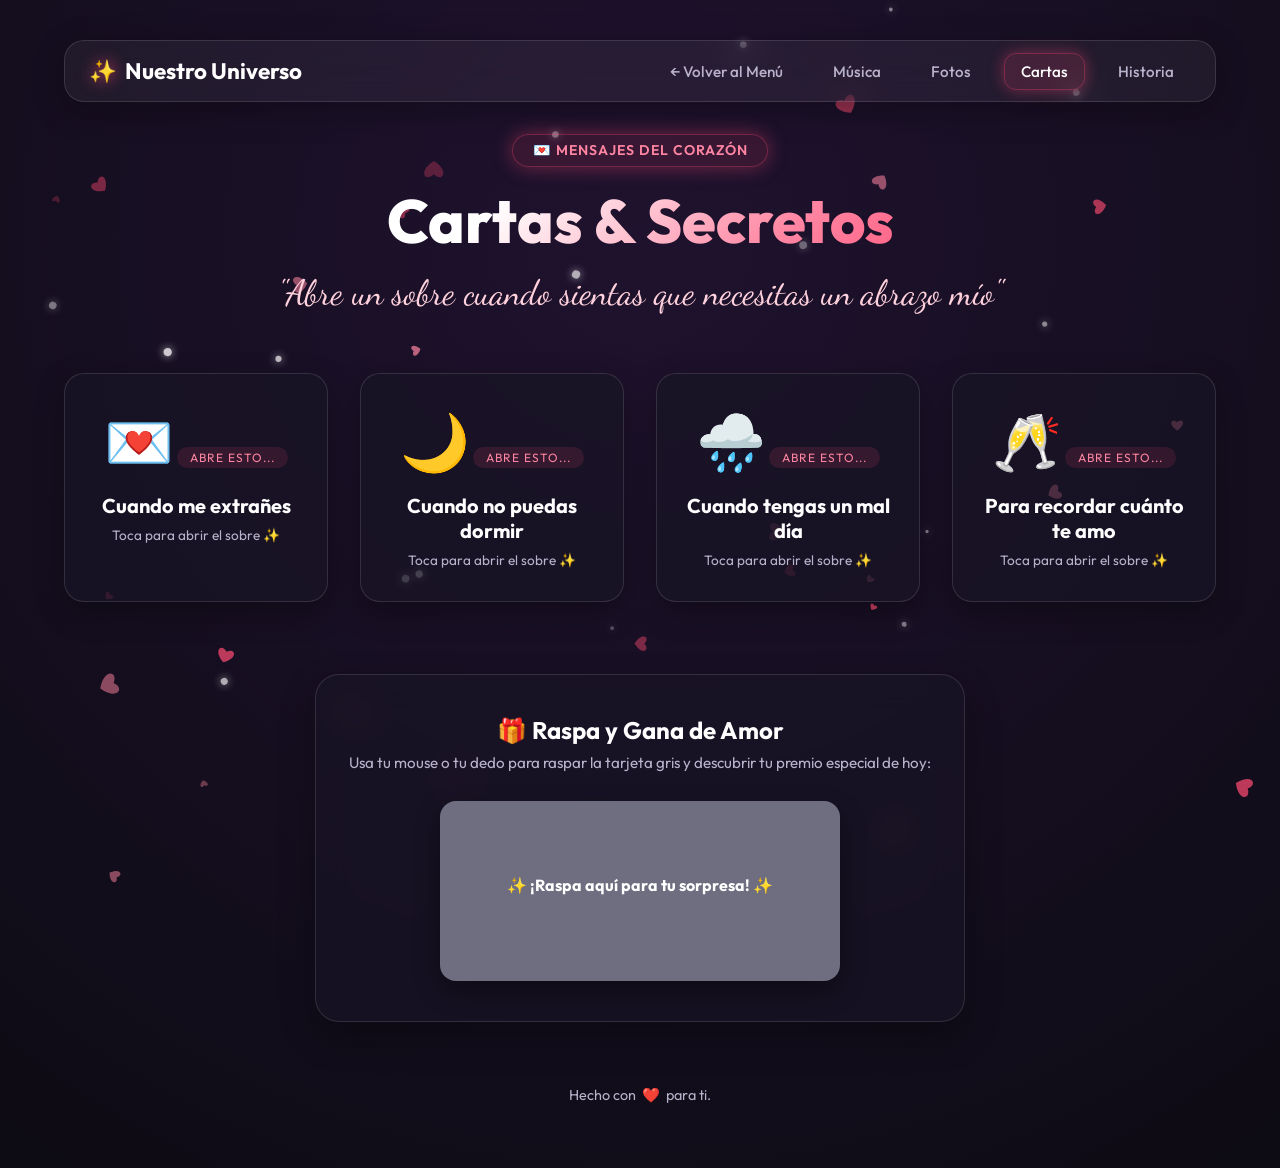
<file: proyectos/cartas.html>
<!DOCTYPE html>
<html lang="es">
<head>
  <meta charset="UTF-8">
  <meta name="viewport" content="width=device-width, initial-scale=1.0">
  <title>Cartas & Mensajes de Amor 💌 | Nuestro Rincón</title>
  <!-- Google Fonts -->
  <link rel="preconnect" href="https://fonts.googleapis.com">
  <link rel="preconnect" href="https://fonts.gstatic.com" crossorigin>
  <link href="https://fonts.googleapis.com/css2?family=Dancing+Script:wght@600;700&family=Outfit:wght@300;400;500;600;700;800&display=swap" rel="stylesheet">
  <link rel="stylesheet" href="../assets/css/styles.css">
  <style>
    /* Cuadrícula de Sobres */
    .envelopes-grid {
      display: grid;
      grid-template-columns: repeat(auto-fit, minmax(260px, 1fr));
      gap: 2rem;
      width: 100%;
      margin-top: 1rem;
      margin-bottom: 3.5rem;
    }

    .envelope-card {
      background: var(--bg-card);
      border: 1px solid var(--border-glass);
      border-radius: 20px;
      padding: 2rem 1.5rem;
      text-align: center;
      cursor: pointer;
      position: relative;
      transition: all 0.35s ease;
      box-shadow: 0 10px 30px rgba(0,0,0,0.3);
      overflow: hidden;
    }

    .envelope-card:hover {
      transform: translateY(-8px);
      border-color: var(--primary);
      box-shadow: 0 15px 35px var(--primary-glow);
    }

    .envelope-icon {
      font-size: 3.5rem;
      margin-bottom: 1rem;
      display: inline-block;
      transition: transform 0.3s ease;
    }

    .envelope-card:hover .envelope-icon {
      transform: scale(1.15) rotate(5deg);
    }

    .envelope-tag {
      display: inline-block;
      font-size: 0.75rem;
      text-transform: uppercase;
      letter-spacing: 1px;
      color: var(--accent);
      background: rgba(255, 75, 114, 0.12);
      padding: 0.2rem 0.8rem;
      border-radius: 20px;
      margin-bottom: 0.8rem;
    }

    .envelope-title {
      font-size: 1.25rem;
      font-weight: 700;
      color: #fff;
      margin-bottom: 0.5rem;
    }

    .envelope-hint {
      font-size: 0.85rem;
      color: var(--text-muted);
    }

    /* Modal de Carta Abierta */
    .letter-modal {
      display: none;
      position: fixed;
      top: 0;
      left: 0;
      width: 100%;
      height: 100%;
      background: rgba(0, 0, 0, 0.85);
      backdrop-filter: blur(12px);
      z-index: 1000;
      justify-content: center;
      align-items: center;
      padding: 1.5rem;
    }

    .letter-paper {
      background: #fffdfa;
      color: #2c2523;
      max-width: 650px;
      width: 100%;
      border-radius: 16px;
      padding: 3rem 2.5rem;
      box-shadow: 0 25px 50px rgba(0, 0, 0, 0.5);
      position: relative;
      animation: unfoldLetter 0.4s cubic-bezier(0.175, 0.885, 0.32, 1.275);
      border-left: 6px solid var(--primary);
    }

    .letter-header-tag {
      font-size: 0.85rem;
      text-transform: uppercase;
      letter-spacing: 2px;
      color: var(--primary);
      font-weight: 700;
      margin-bottom: 0.5rem;
    }

    .letter-title {
      font-size: 1.8rem;
      font-weight: 800;
      color: #1a1615;
      margin-bottom: 1.2rem;
    }

    .letter-body {
      font-family: var(--font-romantic);
      font-size: 1.6rem;
      line-height: 1.5;
      color: #3b312e;
      margin-bottom: 2rem;
      white-space: pre-line;
    }

    .letter-sign {
      text-align: right;
      font-family: var(--font-romantic);
      font-size: 1.8rem;
      color: var(--primary);
      font-weight: 700;
    }

    .close-letter-btn {
      position: absolute;
      top: 20px;
      right: 20px;
      background: rgba(0, 0, 0, 0.08);
      border: none;
      width: 38px;
      height: 38px;
      border-radius: 50%;
      font-size: 1.2rem;
      cursor: pointer;
      display: flex;
      align-items: center;
      justify-content: center;
      color: #333;
      transition: background 0.2s ease;
    }

    .close-letter-btn:hover {
      background: rgba(0, 0, 0, 0.18);
    }

    /* Sección Raspa y Gana de Amor */
    .scratch-section {
      width: 100%;
      max-width: 650px;
      background: var(--bg-card);
      backdrop-filter: blur(16px);
      border: 1px solid var(--border-glass);
      border-radius: 24px;
      padding: 2.5rem 2rem;
      text-align: center;
      box-shadow: 0 15px 35px rgba(0,0,0,0.3);
      margin-top: 1rem;
    }

    .scratch-title {
      font-size: 1.5rem;
      font-weight: 700;
      margin-bottom: 0.5rem;
      color: #fff;
    }

    .scratch-subtitle {
      font-size: 0.95rem;
      color: var(--text-muted);
      margin-bottom: 1.8rem;
    }

    .scratch-card-wrapper {
      position: relative;
      width: 100%;
      max-width: 400px;
      height: 180px;
      margin: 0 auto;
      border-radius: 16px;
      overflow: hidden;
      box-shadow: 0 10px 25px rgba(0,0,0,0.4);
    }

    .scratch-reward {
      position: absolute;
      top: 0;
      left: 0;
      width: 100%;
      height: 100%;
      background: linear-gradient(135deg, #ff4b72, #9b51e0);
      color: #fff;
      display: flex;
      flex-direction: column;
      align-items: center;
      justify-content: center;
      padding: 1.5rem;
      text-align: center;
    }

    .scratch-reward-icon {
      font-size: 2.2rem;
      margin-bottom: 0.3rem;
    }

    .scratch-reward-text {
      font-size: 1.35rem;
      font-weight: 700;
      font-family: var(--font-romantic);
    }

    .scratch-canvas {
      position: absolute;
      top: 0;
      left: 0;
      width: 100%;
      height: 100%;
      z-index: 2;
      cursor: crosshair;
    }

    @keyframes unfoldLetter {
      from { transform: scale(0.8) translateY(30px); opacity: 0; }
      to { transform: scale(1) translateY(0); opacity: 1; }
    }
  </style>
</head>
<body>
  <canvas id="particles-canvas"></canvas>

  <div class="app-container">
    <header class="nav-header">
      <a href="../index.html" class="logo">
        <span>✨</span> Nuestro Universo
      </a>
      <nav>
        <ul class="nav-links">
          <li><a href="../index.html" class="nav-btn">← Volver al Menú</a></li>
          <li><a href="musica.html" class="nav-btn">Música</a></li>
          <li><a href="galeria.html" class="nav-btn">Fotos</a></li>
          <li><a href="cartas.html" class="nav-btn active">Cartas</a></li>
          <li><a href="timeline.html" class="nav-btn">Historia</a></li>
        </ul>
      </nav>
    </header>

    <section class="hero-section" style="margin-bottom: 1.5rem;">
      <div class="badge-tag">💌 Mensajes del Corazón</div>
      <h1 class="hero-title">Cartas & Secretos</h1>
      <p class="hero-subtitle">"Abre un sobre cuando sientas que necesitas un abrazo mío"</p>
    </section>

    <!-- Sobres para abrir -->
    <div class="envelopes-grid">
      
      <!-- Carta 1 -->
      <div class="envelope-card" onclick="openLetter(0)">
        <div class="envelope-icon">💌</div>
        <span class="envelope-tag">Abre esto...</span>
        <h3 class="envelope-title">Cuando me extrañes</h3>
        <p class="envelope-hint">Toca para abrir el sobre ✨</p>
      </div>

      <!-- Carta 2 -->
      <div class="envelope-card" onclick="openLetter(1)">
        <div class="envelope-icon">🌙</div>
        <span class="envelope-tag">Abre esto...</span>
        <h3 class="envelope-title">Cuando no puedas dormir</h3>
        <p class="envelope-hint">Toca para abrir el sobre ✨</p>
      </div>

      <!-- Carta 3 -->
      <div class="envelope-card" onclick="openLetter(2)">
        <div class="envelope-icon">🌧️</div>
        <span class="envelope-tag">Abre esto...</span>
        <h3 class="envelope-title">Cuando tengas un mal día</h3>
        <p class="envelope-hint">Toca para abrir el sobre ✨</p>
      </div>

      <!-- Carta 4 -->
      <div class="envelope-card" onclick="openLetter(3)">
        <div class="envelope-icon">🥂</div>
        <span class="envelope-tag">Abre esto...</span>
        <h3 class="envelope-title">Para recordar cuánto te amo</h3>
        <p class="envelope-hint">Toca para abrir el sobre ✨</p>
      </div>

    </div>

    <!-- Mini-Juego Novedoso: Raspa y Gana del Amor -->
    <div class="scratch-section">
      <h2 class="scratch-title">🎁 Raspa y Gana de Amor</h2>
      <p class="scratch-subtitle">Usa tu mouse o tu dedo para raspar la tarjeta gris y descubrir tu premio especial de hoy:</p>
      
      <div class="scratch-card-wrapper">
        <div class="scratch-reward">
          <div class="scratch-reward-icon">🎟️✨</div>
          <div class="scratch-reward-text" id="reward-text">
            ¡Vale por una cena romántica y un masaje relajante! ❤️
          </div>
        </div>
        <canvas id="scratch-canvas" class="scratch-canvas"></canvas>
      </div>
    </div>

    <!-- Modal de la Carta -->
    <div class="letter-modal" id="letter-modal" onclick="closeModalOnOutside(event)">
      <div class="letter-paper">
        <button class="close-letter-btn" onclick="closeLetter()">✕</button>
        <div class="letter-header-tag" id="letter-modal-tag">Mensaje Especial</div>
        <h2 class="letter-title" id="letter-modal-title">Título de la carta</h2>
        <div class="letter-body" id="letter-modal-body">
          Contenido de la carta...
        </div>
        <div class="letter-sign">Con todo mi amor, siempre ❤️</div>
      </div>
    </div>

    <footer class="main-footer">
      <p>Hecho con <span class="heart-beat">❤️</span> para ti.</p>
    </footer>
  </div>

  <script src="../assets/js/script.js"></script>
  <script>
    // Cartas de amor
    const lettersData = [
      {
        tag: "Abre cuando me extrañes",
        title: "Siempre estoy contigo",
        body: "Si estás leyendo esto y me extrañas, quiero que cierres los ojos un momento y respires profundo.\n\nRecuerda que no importa la distancia ni la hora, una parte de mi corazón siempre late por ti. Estoy contando los minutos para volver a abrazarte y llenarte de besos."
      },
      {
        tag: "Abre cuando no puedas dormir",
        title: "Noches bajo el mismo cielo",
        body: "Mira hacia la ventana o mira el techo... imagina que estoy ahí a tu lado, acariciando tu cabello y susurrándote que todo está en paz.\n\nQue tengas los sueños más dulces. Mañana será un día maravilloso y yo estaré aquí para ti."
      },
      {
        tag: "Abre cuando tengas un mal día",
        title: "Eres más fuerte de lo que crees",
        body: "Sé que hay días difíciles, pero no olvides lo increíble y valiosa que eres. Tu fuerza me inspira todos los días.\n\nEste mal momento pasará pronto. Te mando el abrazo más apretado del mundo, y cuando nos veamos te consentiré con todo lo que te gusta."
      },
      {
        tag: "Para recordar cuánto te amo",
        title: "Mi elección de todos los días",
        body: "Te amo en las risas, en los silencios, en los días soleados y en las tormentas.\n\nLlegaste a mi vida para llenarla de luz y sentido. Gracias por ser mi compañera, mi cómplice y mi amor verdadero."
      }
    ];

    const modal = document.getElementById('letter-modal');
    const modalTag = document.getElementById('letter-modal-tag');
    const modalTitle = document.getElementById('letter-modal-title');
    const modalBody = document.getElementById('letter-modal-body');

    function openLetter(index) {
      const data = lettersData[index];
      modalTag.textContent = data.tag;
      modalTitle.textContent = data.title;
      modalBody.textContent = data.body;
      modal.style.display = 'flex';
    }

    function closeLetter() {
      modal.style.display = 'none';
    }

    function closeModalOnOutside(e) {
      if (e.target === modal) {
        closeLetter();
      }
    }

    // ==========================================
    // Lógica del Raspa y Gana
    // ==========================================
    const canvas = document.getElementById('scratch-canvas');
    const ctx = canvas.getContext('2d');
    let isDrawing = false;

    function initScratchCard() {
      const rect = canvas.getBoundingClientRect();
      canvas.width = canvas.offsetWidth;
      canvas.height = canvas.offsetHeight;

      // Capa plateada/brillante para raspar
      ctx.fillStyle = '#6e6e80';
      ctx.fillRect(0, 0, canvas.width, canvas.height);

      // Texto decorativo sobre la superficie a raspar
      ctx.fillStyle = '#ffffff';
      ctx.font = 'bold 16px Outfit, sans-serif';
      ctx.textAlign = 'center';
      ctx.fillText('✨ ¡Raspa aquí para tu sorpresa! ✨', canvas.width / 2, canvas.height / 2);
    }

    function scratch(e) {
      if (!isDrawing) return;
      const rect = canvas.getBoundingClientRect();
      const x = (e.clientX || (e.touches && e.touches[0].clientX)) - rect.left;
      const y = (e.clientY || (e.touches && e.touches[0].clientY)) - rect.top;

      ctx.globalCompositeOperation = 'destination-out';
      ctx.beginPath();
      ctx.arc(x, y, 22, 0, Math.PI * 2);
      ctx.fill();
    }

    canvas.addEventListener('mousedown', (e) => { isDrawing = true; scratch(e); });
    canvas.addEventListener('mousemove', scratch);
    window.addEventListener('mouseup', () => { isDrawing = false; });

    // Soporte táctil en celulares
    canvas.addEventListener('touchstart', (e) => { isDrawing = true; scratch(e); }, { passive: true });
    canvas.addEventListener('touchmove', scratch, { passive: true });
    window.addEventListener('touchend', () => { isDrawing = false; });

    window.addEventListener('load', initScratchCard);
    window.addEventListener('resize', initScratchCard);
  </script>
</body>
</html>
</file>
<file: assets/css/styles.css>
:root {
  --primary: #ff4b72;
  --primary-glow: rgba(255, 75, 114, 0.4);
  --secondary: #9b51e0;
  --secondary-glow: rgba(155, 81, 224, 0.3);
  --accent: #ff85a2;
  --bg-dark: #0d0b14;
  --bg-card: rgba(25, 20, 38, 0.7);
  --bg-card-hover: rgba(38, 30, 58, 0.85);
  --border-glass: rgba(255, 255, 255, 0.12);
  --border-glass-hover: rgba(255, 133, 162, 0.5);
  --text-main: #ffffff;
  --text-muted: #b8b2cb;
  --font-main: 'Outfit', -apple-system, BlinkMacSystemFont, 'Segoe UI', Roboto, sans-serif;
  --font-romantic: 'Dancing Script', cursive;
}

* {
  margin: 0;
  padding: 0;
  box-sizing: border-box;
}

body {
  font-family: var(--font-main);
  background: radial-gradient(circle at 50% 20%, #1f122e 0%, #0d0b14 100%);
  color: var(--text-main);
  min-height: 100vh;
  overflow-x: hidden;
  position: relative;
}

/* Canvas de fondo de partículas */
#particles-canvas {
  position: fixed;
  top: 0;
  left: 0;
  width: 100vw;
  height: 100vh;
  z-index: 0;
  pointer-events: none;
}

/* Contenedor Principal */
.app-container {
  position: relative;
  z-index: 1;
  width: 100%;
  max-width: 1200px;
  margin: 0 auto;
  padding: 2.5rem 1.5rem 4rem;
  display: flex;
  flex-direction: column;
  align-items: center;
}

/* Barra de Navegación */
.nav-header {
  width: 100%;
  display: flex;
  justify-content: space-between;
  align-items: center;
  padding: 1rem 1.5rem;
  margin-bottom: 2rem;
  background: rgba(255, 255, 255, 0.05);
  backdrop-filter: blur(16px);
  -webkit-backdrop-filter: blur(16px);
  border: 1px solid var(--border-glass);
  border-radius: 20px;
  box-shadow: 0 8px 32px rgba(0, 0, 0, 0.3);
}

.logo {
  font-size: 1.4rem;
  font-weight: 700;
  display: flex;
  align-items: center;
  gap: 0.5rem;
  text-decoration: none;
  color: #fff;
}

.logo span {
  color: var(--primary);
  filter: drop-shadow(0 0 8px var(--primary));
}

.nav-links {
  display: flex;
  gap: 1rem;
  list-style: none;
  align-items: center;
}

.nav-btn {
  text-decoration: none;
  color: var(--text-muted);
  font-size: 0.95rem;
  font-weight: 500;
  padding: 0.5rem 1rem;
  border-radius: 12px;
  transition: all 0.3s ease;
  border: 1px solid transparent;
}

.nav-btn:hover, .nav-btn.active {
  color: #fff;
  background: rgba(255, 75, 114, 0.15);
  border-color: rgba(255, 75, 114, 0.3);
  box-shadow: 0 0 15px var(--primary-glow);
}

/* Hero Section */
.hero-section {
  text-align: center;
  margin-bottom: 3.5rem;
  max-width: 800px;
  animation: fadeInDown 1s ease-out;
}

.badge-tag {
  display: inline-flex;
  align-items: center;
  gap: 0.5rem;
  padding: 0.4rem 1.2rem;
  border-radius: 50px;
  background: rgba(255, 75, 114, 0.12);
  border: 1px solid rgba(255, 75, 114, 0.3);
  color: var(--accent);
  font-size: 0.88rem;
  font-weight: 600;
  letter-spacing: 1px;
  text-transform: uppercase;
  margin-bottom: 1.2rem;
  box-shadow: 0 0 20px var(--primary-glow);
}

.hero-title {
  font-size: clamp(2.2rem, 5vw, 3.8rem);
  font-weight: 800;
  line-height: 1.15;
  margin-bottom: 1rem;
  background: linear-gradient(135deg, #ffffff 30%, #ff85a2 70%, #ff4b72 100%);
  -webkit-background-clip: text;
  -webkit-text-fill-color: transparent;
}

.hero-subtitle {
  font-family: var(--font-romantic);
  font-size: clamp(1.6rem, 3.5vw, 2.2rem);
  color: #ffd1dc;
  margin-bottom: 1.2rem;
}

.hero-desc {
  color: var(--text-muted);
  font-size: 1.05rem;
  line-height: 1.6;
  max-width: 620px;
  margin: 0 auto;
}

/* Contador de Amor */
.love-counter-box {
  background: rgba(255, 255, 255, 0.04);
  backdrop-filter: blur(12px);
  border: 1px solid var(--border-glass);
  border-radius: 24px;
  padding: 1.8rem 2rem;
  margin-bottom: 3.5rem;
  width: 100%;
  max-width: 700px;
  box-shadow: 0 15px 35px rgba(0, 0, 0, 0.25);
  display: flex;
  flex-direction: column;
  align-items: center;
  position: relative;
  overflow: hidden;
}

.love-counter-box::before {
  content: '';
  position: absolute;
  top: 0;
  left: 50%;
  transform: translateX(-50%);
  width: 200px;
  height: 2px;
  background: linear-gradient(90deg, transparent, var(--primary), transparent);
}

.counter-header {
  font-size: 1rem;
  color: var(--text-muted);
  text-transform: uppercase;
  letter-spacing: 2px;
  margin-bottom: 1.2rem;
  display: flex;
  align-items: center;
  gap: 0.5rem;
}

.counter-grid {
  display: grid;
  grid-template-columns: repeat(4, 1fr);
  gap: 1.2rem;
  width: 100%;
}

.counter-item {
  background: rgba(0, 0, 0, 0.35);
  border: 1px solid rgba(255, 255, 255, 0.08);
  border-radius: 16px;
  padding: 1rem 0.5rem;
  text-align: center;
  transition: transform 0.3s ease;
}

.counter-item:hover {
  transform: translateY(-3px);
  border-color: rgba(255, 75, 114, 0.4);
}

.counter-number {
  font-size: 2.2rem;
  font-weight: 800;
  color: #fff;
  display: block;
  line-height: 1;
  background: linear-gradient(to bottom, #ffffff, #ffb3c1);
  -webkit-background-clip: text;
  -webkit-text-fill-color: transparent;
}

.counter-label {
  font-size: 0.75rem;
  color: var(--text-muted);
  text-transform: uppercase;
  margin-top: 0.4rem;
  display: block;
  letter-spacing: 1px;
}

/* Grid de Proyectos */
.options-grid {
  display: grid;
  grid-template-columns: repeat(auto-fit, minmax(320px, 1fr));
  gap: 2rem;
  width: 100%;
  margin-top: 1rem;
}

.project-card {
  position: relative;
  background: var(--bg-card);
  backdrop-filter: blur(16px);
  -webkit-backdrop-filter: blur(16px);
  border: 1px solid var(--border-glass);
  border-radius: 24px;
  overflow: hidden;
  text-decoration: none;
  color: inherit;
  display: flex;
  flex-direction: column;
  transition: all 0.4s cubic-bezier(0.175, 0.885, 0.32, 1.275);
  box-shadow: 0 10px 30px rgba(0, 0, 0, 0.25);
}

.project-card:hover {
  transform: translateY(-8px) scale(1.02);
  background: var(--bg-card-hover);
  border-color: var(--border-glass-hover);
  box-shadow: 0 20px 45px rgba(0, 0, 0, 0.45), 0 0 30px var(--card-glow, rgba(255, 75, 114, 0.3));
}

.project-thumb-box {
  width: 100%;
  height: 180px;
  position: relative;
  overflow: hidden;
  background: #181124;
}

.project-thumb-box img {
  width: 100%;
  height: 100%;
  object-fit: cover;
  transition: transform 0.5s ease;
}

.project-card:hover .project-thumb-box img {
  transform: scale(1.08);
}

.project-badge-status {
  position: absolute;
  top: 12px;
  right: 12px;
  padding: 0.3rem 0.8rem;
  border-radius: 20px;
  font-size: 0.75rem;
  font-weight: 700;
  letter-spacing: 0.5px;
  backdrop-filter: blur(8px);
  box-shadow: 0 4px 12px rgba(0,0,0,0.3);
}

.status-live {
  background: rgba(46, 213, 115, 0.25);
  border: 1px solid #2ed573;
  color: #7bed9f;
}

.status-dev {
  background: rgba(255, 165, 2, 0.25);
  border: 1px solid #ffa502;
  color: #ffc048;
}

.status-soon {
  background: rgba(255, 75, 114, 0.25);
  border: 1px solid var(--primary);
  color: #ff85a2;
}

.project-content {
  padding: 1.8rem;
  display: flex;
  flex-direction: column;
  flex-grow: 1;
}

.project-tags {
  display: flex;
  gap: 0.5rem;
  flex-wrap: wrap;
  margin-bottom: 0.8rem;
}

.p-tag {
  font-size: 0.72rem;
  background: rgba(255, 255, 255, 0.07);
  padding: 0.2rem 0.6rem;
  border-radius: 8px;
  color: var(--text-muted);
}

.project-title {
  font-size: 1.35rem;
  font-weight: 700;
  color: #fff;
  margin-bottom: 0.6rem;
}

.project-desc {
  font-size: 0.92rem;
  color: var(--text-muted);
  line-height: 1.55;
  margin-bottom: 1.5rem;
  flex-grow: 1;
}

.project-btn {
  display: inline-flex;
  align-items: center;
  justify-content: space-between;
  width: 100%;
  padding: 0.75rem 1.2rem;
  background: rgba(255, 255, 255, 0.05);
  border: 1px solid var(--border-glass);
  border-radius: 12px;
  font-size: 0.9rem;
  font-weight: 600;
  color: #fff;
  transition: all 0.3s ease;
}

.project-card:hover .project-btn {
  background: linear-gradient(135deg, var(--primary), var(--secondary));
  border-color: transparent;
  box-shadow: 0 4px 15px var(--primary-glow);
}

/* Colores temáticos por tarjeta */
.card-music { --card-accent: rgba(255, 75, 114, 0.2); --card-glow: rgba(255, 75, 114, 0.3); }
.card-gallery { --card-accent: rgba(155, 81, 224, 0.2); --card-glow: rgba(155, 81, 224, 0.3); }
.card-letters { --card-accent: rgba(255, 133, 162, 0.2); --card-glow: rgba(255, 133, 162, 0.3); }
.card-story { --card-accent: rgba(255, 184, 76, 0.2); --card-glow: rgba(255, 184, 76, 0.3); }

/* Footer */
.main-footer {
  margin-top: 4rem;
  text-align: center;
  color: var(--text-muted);
  font-size: 0.9rem;
}

.main-footer p {
  display: flex;
  align-items: center;
  justify-content: center;
  gap: 0.4rem;
}

.heart-beat {
  color: var(--primary);
  display: inline-block;
  animation: pulse 1.2s infinite;
}

/* Modal / Botón de Música Flotante Global */
.floating-music-btn {
  position: fixed;
  bottom: 25px;
  right: 25px;
  width: 54px;
  height: 54px;
  border-radius: 50%;
  background: linear-gradient(135deg, var(--primary), var(--secondary));
  border: none;
  color: #fff;
  font-size: 1.4rem;
  cursor: pointer;
  box-shadow: 0 6px 20px rgba(255, 75, 114, 0.4);
  display: flex;
  align-items: center;
  justify-content: center;
  z-index: 100;
  transition: all 0.3s ease;
}

.floating-music-btn:hover {
  transform: scale(1.1) rotate(15deg);
}

.floating-music-btn.playing {
  animation: spinSlow 6s linear infinite;
}

/* Animaciones */
@keyframes fadeInDown {
  from {
    opacity: 0;
    transform: translateY(-20px);
  }
  to {
    opacity: 1;
    transform: translateY(0);
  }
}

@keyframes pulse {
  0% { transform: scale(1); }
  50% { transform: scale(1.3); }
  100% { transform: scale(1); }
}

@keyframes spinSlow {
  from { transform: rotate(0deg); }
  to { transform: rotate(360deg); }
}

/* Responsividad */
@media (max-width: 768px) {
  .counter-grid {
    grid-template-columns: repeat(2, 1fr);
  }
  .nav-header {
    flex-direction: column;
    gap: 1rem;
  }
  .nav-links {
    flex-wrap: wrap;
    justify-content: center;
  }
}
</file>
